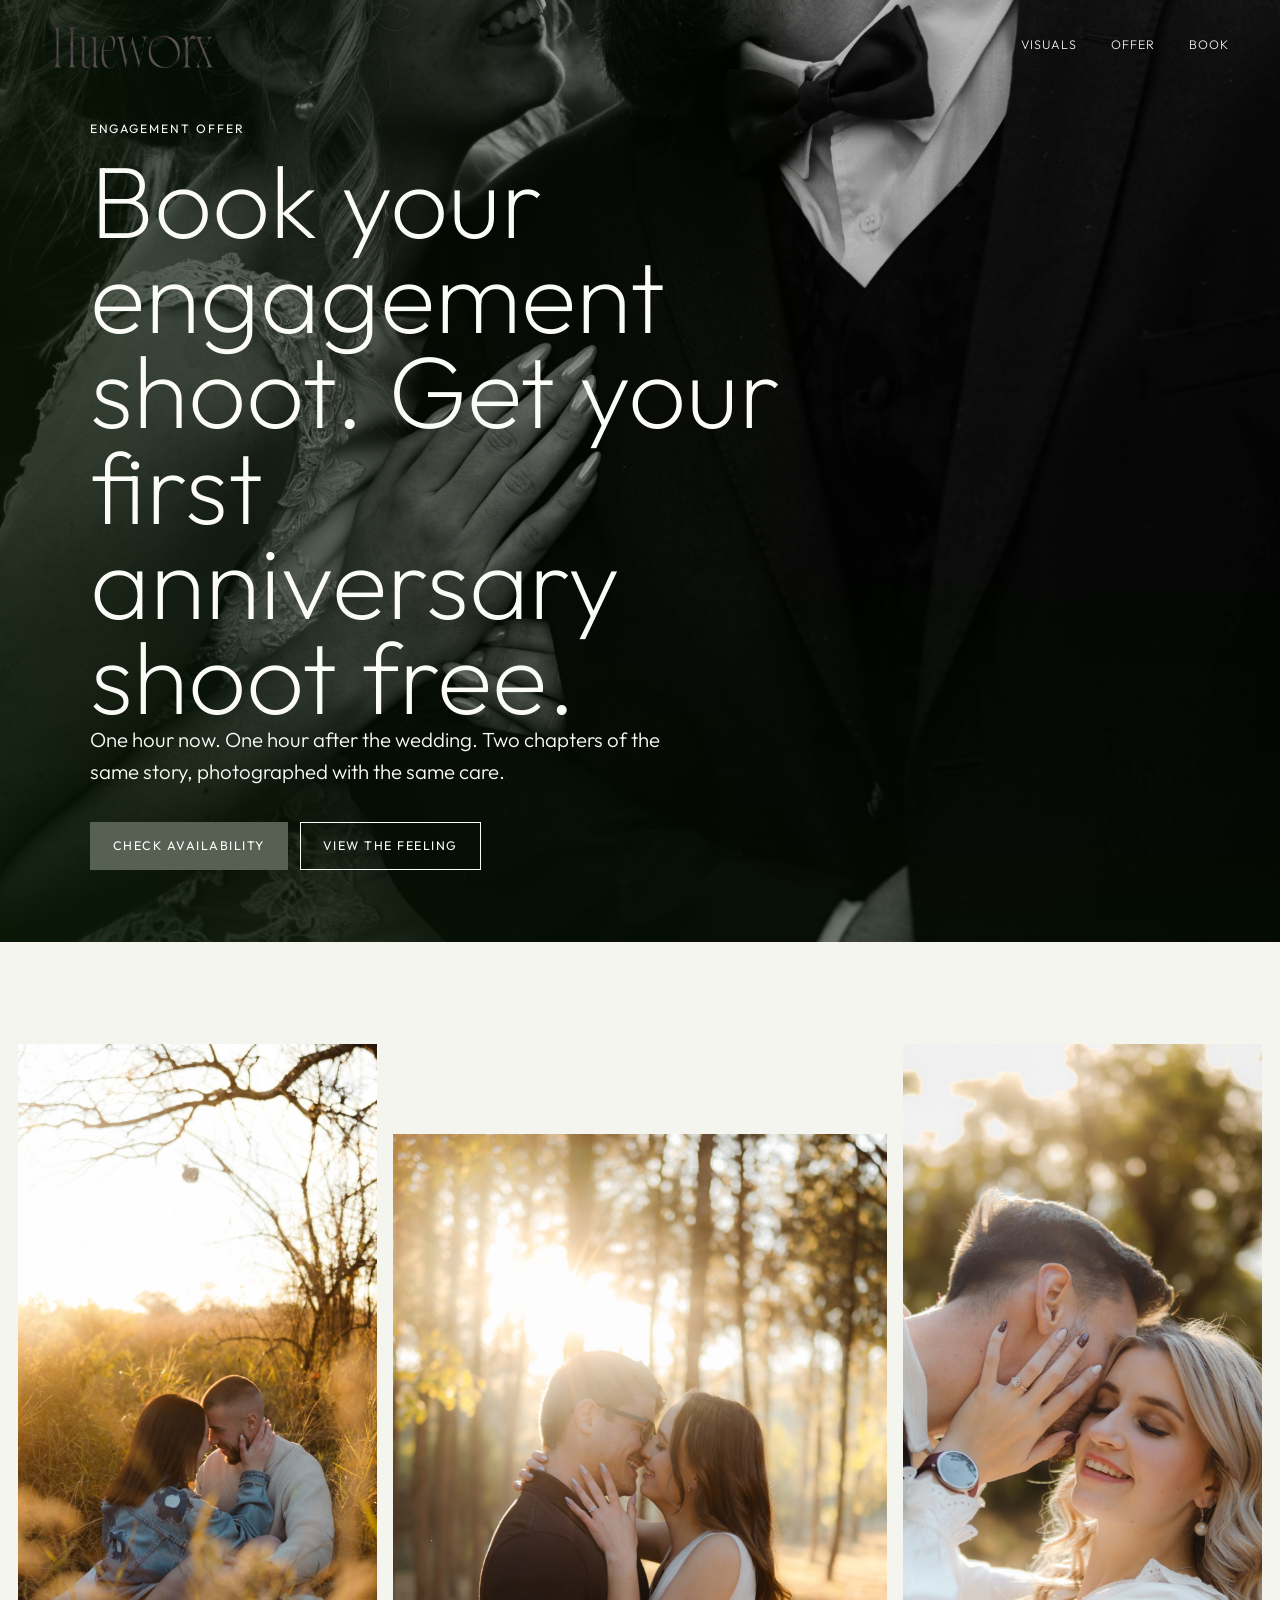
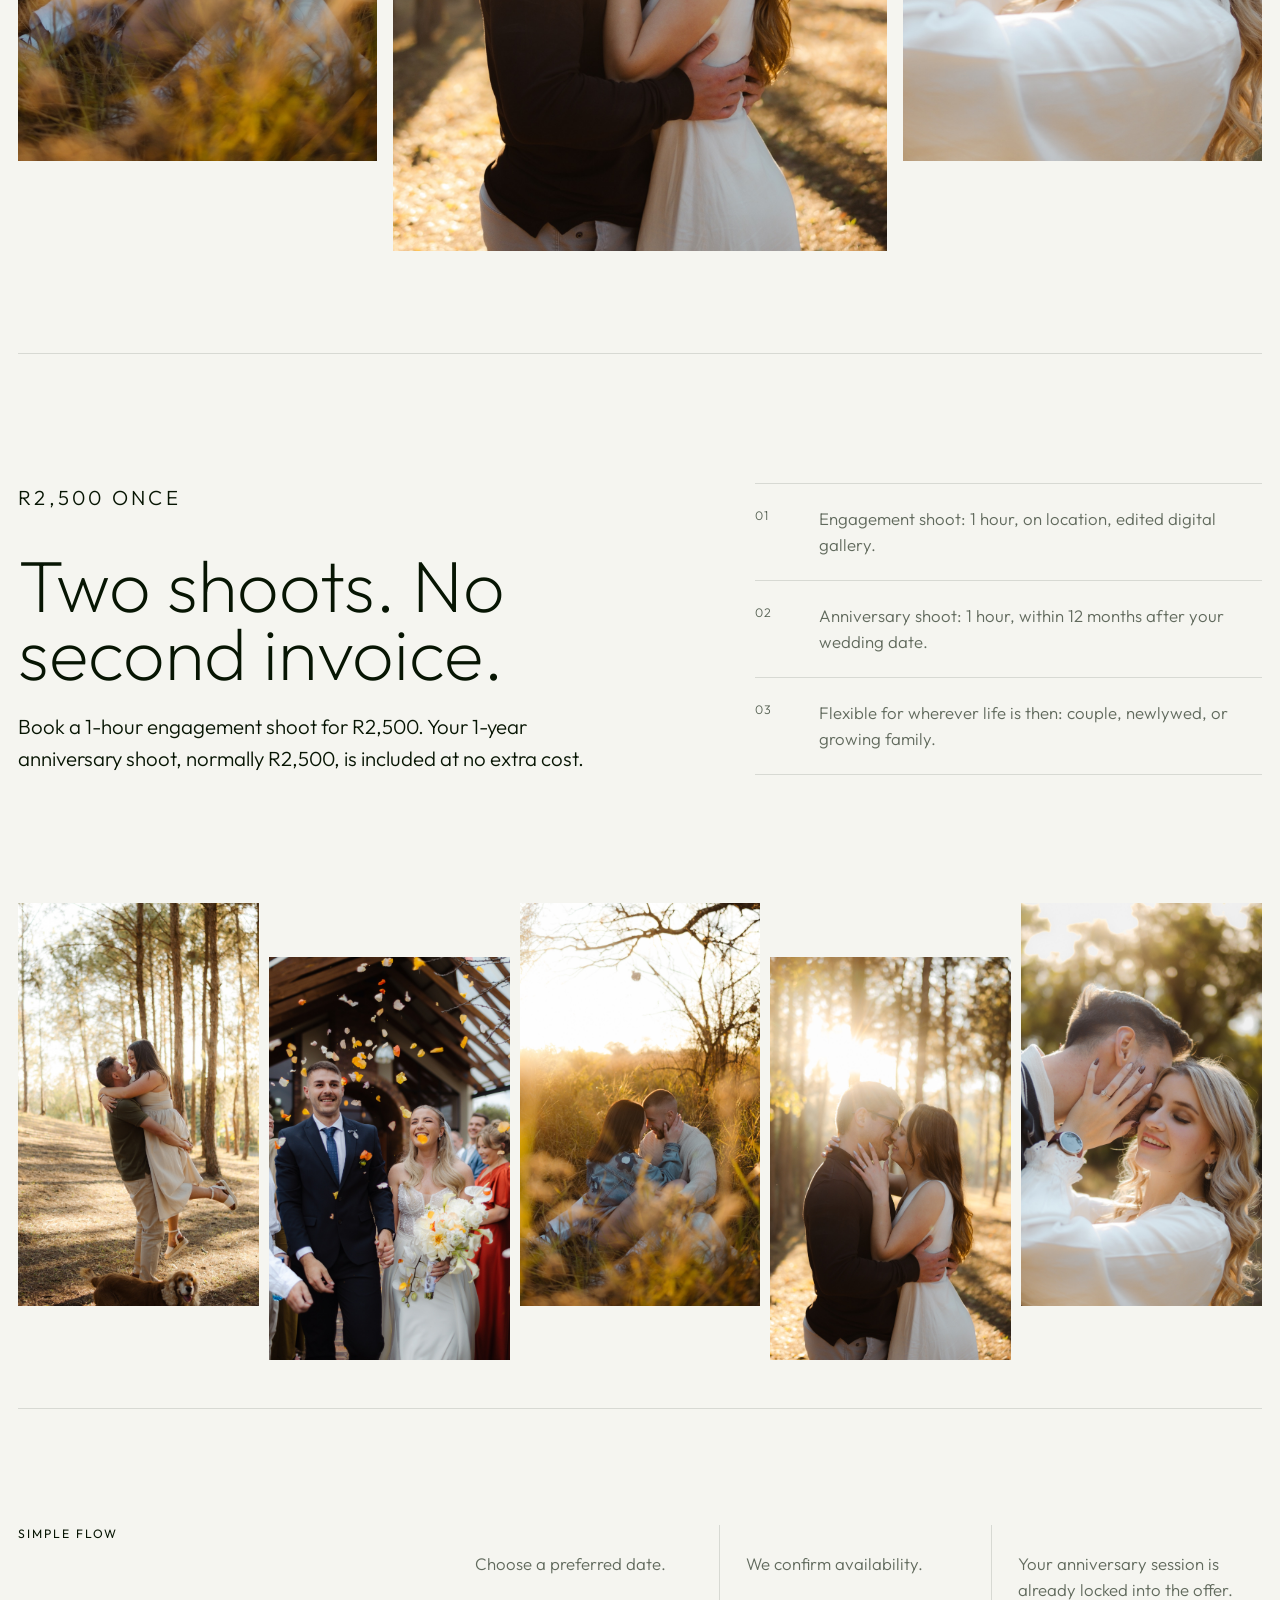
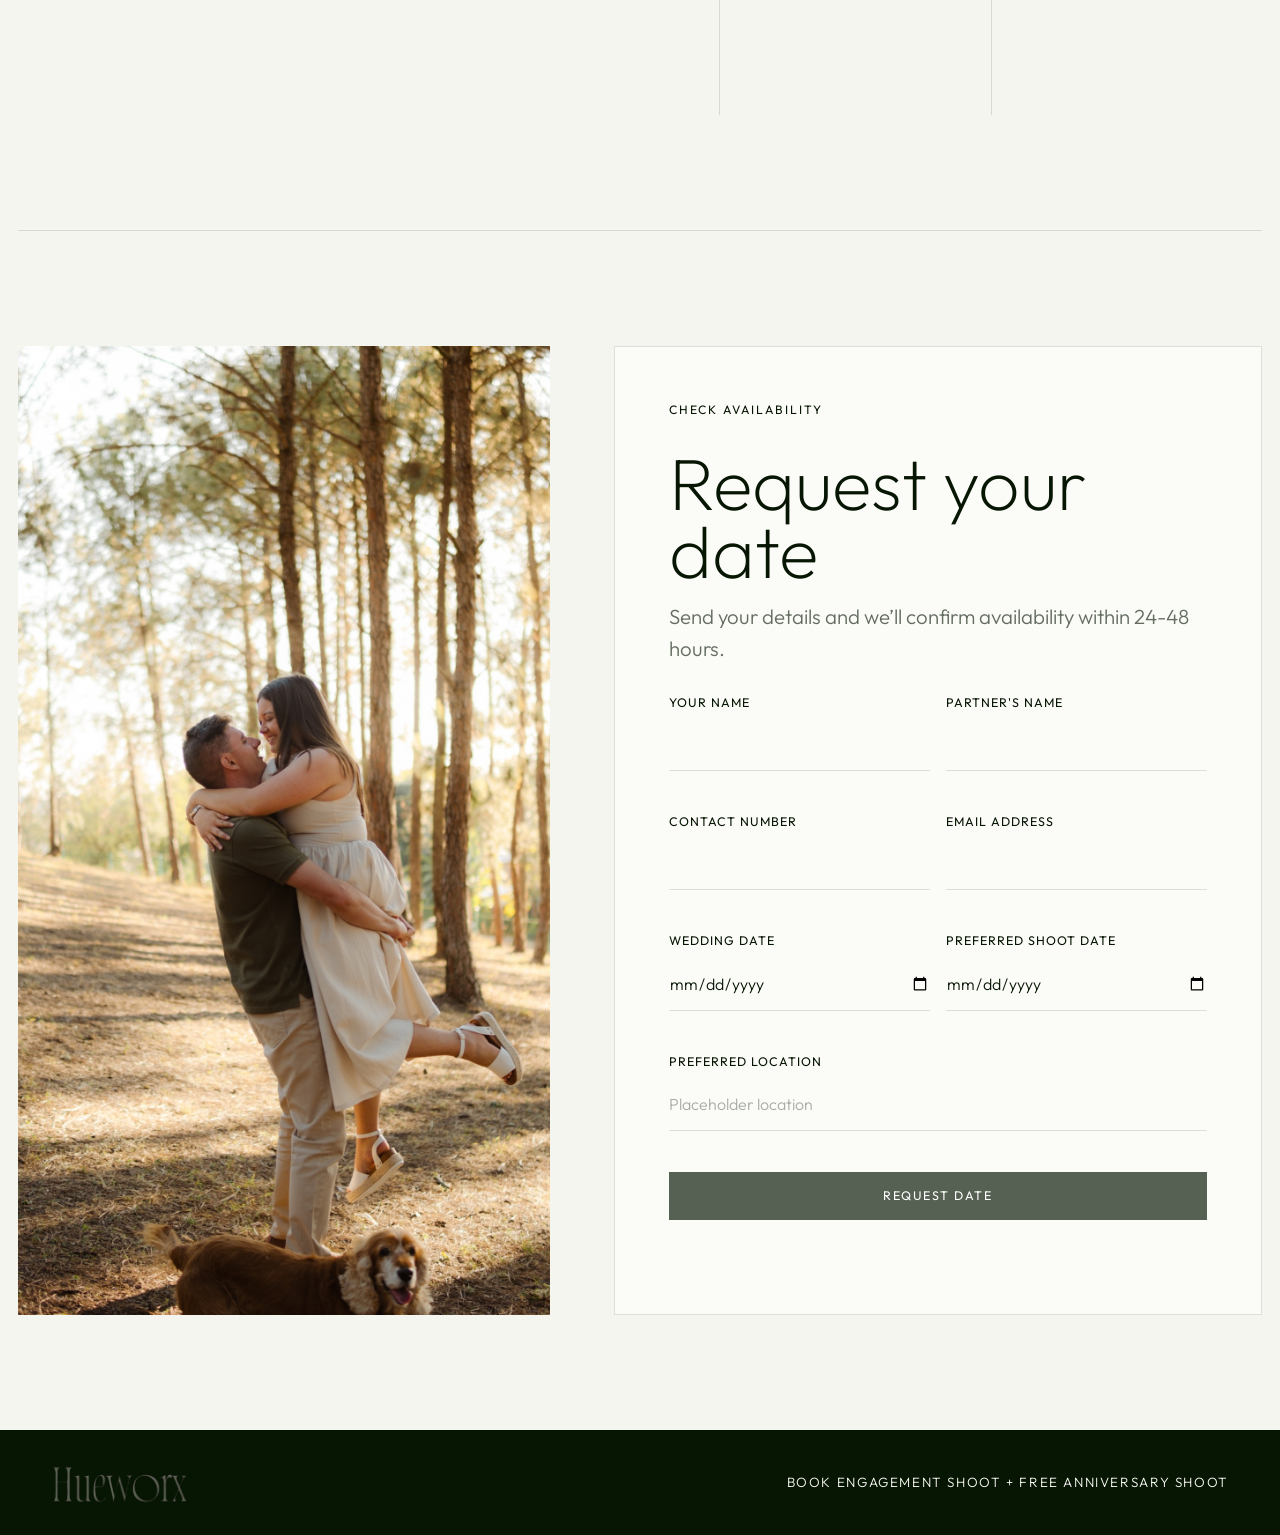
<file: index.html>
<!doctype html>
<html lang="en">
  <head>
    <meta charset="UTF-8" />
    <meta name="viewport" content="width=device-width, initial-scale=1.0" />
    <title>Hueworx Engagement Photography Offer</title>
    <meta
      name="description"
      content="Book your engagement shoot for R2,500 and get your first anniversary shoot free."
    />
    <link rel="preconnect" href="https://fonts.googleapis.com" />
    <link rel="preconnect" href="https://fonts.gstatic.com" crossorigin />
    <link
      href="https://fonts.googleapis.com/css2?family=Outfit:wght@200;300;400;500;600&display=swap"
      rel="stylesheet"
    />
    <link rel="stylesheet" href="styles.css" />
    <!-- Meta Pixel Code -->
    <script>
      !(function (f, b, e, v, n, t, s) {
        if (f.fbq) return;
        n = f.fbq = function () {
          n.callMethod ? n.callMethod.apply(n, arguments) : n.queue.push(arguments);
        };
        if (!f._fbq) f._fbq = n;
        n.push = n;
        n.loaded = !0;
        n.version = "2.0";
        n.queue = [];
        t = b.createElement(e);
        t.async = !0;
        t.src = v;
        s = b.getElementsByTagName(e)[0];
        s.parentNode.insertBefore(t, s);
      })(window, document, "script", "https://connect.facebook.net/en_US/fbevents.js");
      fbq("init", "1264133748399074");
      fbq("track", "PageView");
    </script>
    <!-- End Meta Pixel Code -->
  </head>
  <body>
    <noscript>
      <img
        height="1"
        width="1"
        style="display: none"
        src="https://www.facebook.com/tr?id=1264133748399074&ev=PageView&noscript=1"
        alt=""
      />
    </noscript>
    <header class="site-header">
      <a class="brand" href="#top" aria-label="Go to top">
        <img src="hueworx-logo.png" alt="Hueworx" />
      </a>
      <nav aria-label="Main navigation">
        <a href="#visuals">Visuals</a>
        <a href="#offer">Offer</a>
        <a href="#book">Book</a>
      </nav>
    </header>

    <main id="top">
      <section class="hero">
        <div class="hero-image">
          <img src="assets/img3-O1KCG-gW.webp" alt="Hueworx couple portrait session" />
        </div>
        <div class="hero-panel">
          <p class="eyebrow">Engagement offer</p>
          <h1>Book your engagement shoot. Get your first anniversary shoot free.</h1>
          <p>
            One hour now. One hour after the wedding. Two chapters of the same story,
            photographed with the same care.
          </p>
          <div class="hero-actions">
            <a class="button primary" href="#book">Check availability</a>
            <a class="button ghost" href="#visuals">View the feeling</a>
          </div>
        </div>
      </section>

      <section class="photo-strip" id="visuals" aria-label="Photography previews">
        <figure>
          <img
            src="assets/new-photos/web/tania-tristan-mini-session-62.jpg"
            alt="Couple sitting together in golden grass during an engagement session"
          />
        </figure>
        <figure class="tall">
          <img
            src="assets/new-photos/web/bianca-christopher-engagement-107.jpg"
            alt="Engaged couple laughing together in warm forest light"
          />
        </figure>
        <figure>
          <img
            src="assets/new-photos/web/rc-sneak-peeks-18.jpg"
            alt="Close portrait of an engaged couple in soft sunlight"
          />
        </figure>
      </section>

      <section class="offer" id="offer">
        <div class="offer-copy">
          <p class="eyebrow">R2,500 once</p>
          <h2>Two shoots. No second invoice.</h2>
          <p>
            Book a 1-hour engagement shoot for R2,500. Your 1-year anniversary shoot,
            normally R2,500, is included at no extra cost.
          </p>
        </div>
        <div class="offer-points">
          <article>
            <span>01</span>
            <p>Engagement shoot: 1 hour, on location, edited digital gallery.</p>
          </article>
          <article>
            <span>02</span>
            <p>Anniversary shoot: 1 hour, within 12 months after your wedding date.</p>
          </article>
          <article>
            <span>03</span>
            <p>Flexible for wherever life is then: couple, newlywed, or growing family.</p>
          </article>
        </div>
      </section>

      <section class="gallery-grid">
        <img
          src="assets/new-photos/web/li-sneak-peeks-13.jpg"
          alt="Couple laughing together among tall trees"
        />
        <img
          src="assets/new-photos/web/le-roux-549.jpg"
          alt="Wedding couple walking through falling flower petals"
        />
        <img
          src="assets/new-photos/web/tania-tristan-mini-session-62.jpg"
          alt="Engagement couple seated in golden grass"
        />
        <img
          src="assets/new-photos/web/bianca-christopher-engagement-107.jpg"
          alt="Engaged couple embracing in forest light"
        />
        <img
          src="assets/new-photos/web/rc-sneak-peeks-18.jpg"
          alt="Engagement ring and close couple portrait"
        />
      </section>

      <section class="how-it-works">
        <p class="eyebrow">Simple flow</p>
        <div class="steps">
          <p>Choose a preferred date.</p>
          <p>We confirm availability.</p>
          <p>Your anniversary session is already locked into the offer.</p>
        </div>
      </section>

      <section class="booking" id="book">
        <div class="booking-image">
          <img
            src="assets/new-photos/web/li-sneak-peeks-13.jpg"
            alt="Couple portrait in a sunlit forest"
          />
        </div>

        <form
          class="booking-form"
          id="bookingForm"
          data-formspree-endpoint="https://formspree.io/f/xqegwjld"
          novalidate
        >
          <p class="eyebrow">Check availability</p>
          <h2>Request your date</h2>
          <p class="form-intro">
            Send your details and we’ll confirm availability within 24-48 hours.
          </p>
          <input type="hidden" name="_subject" value="New Hueworx engagement shoot request" />
          <input type="hidden" name="offer" value="Engagement shoot with free anniversary shoot" />

          <div class="form-row">
            <label for="partnerOne">Your name</label>
            <input id="partnerOne" name="partnerOne" type="text" autocomplete="name" required />
            <small></small>
          </div>
          <div class="form-row">
            <label for="partnerTwo">Partner's name</label>
            <input id="partnerTwo" name="partnerTwo" type="text" required />
            <small></small>
          </div>
          <div class="form-row">
            <label for="phone">Contact number</label>
            <input id="phone" name="phone" type="tel" autocomplete="tel" required />
            <small></small>
          </div>
          <div class="form-row">
            <label for="email">Email address</label>
            <input id="email" name="email" type="email" autocomplete="email" required />
            <small></small>
          </div>
          <div class="form-row">
            <label for="weddingDate">Wedding date</label>
            <input id="weddingDate" name="weddingDate" type="date" required />
            <small></small>
          </div>
          <div class="form-row">
            <label for="shootDate">Preferred shoot date</label>
            <input id="shootDate" name="shootDate" type="date" required />
            <small></small>
          </div>
          <div class="form-row full">
            <label for="location">Preferred location</label>
            <input id="location" name="location" type="text" placeholder="Placeholder location" required />
            <small></small>
          </div>
          <button class="button primary submit-button" type="submit">Request date</button>
          <p class="form-status" id="formStatus" role="status" aria-live="polite"></p>
        </form>
      </section>
    </main>

    <footer>
      <img src="hueworx-logo.png" alt="Hueworx" />
      <a href="#book">Book engagement shoot + free anniversary shoot</a>
    </footer>

    <script src="script.js"></script>
  </body>
</html>
</file>
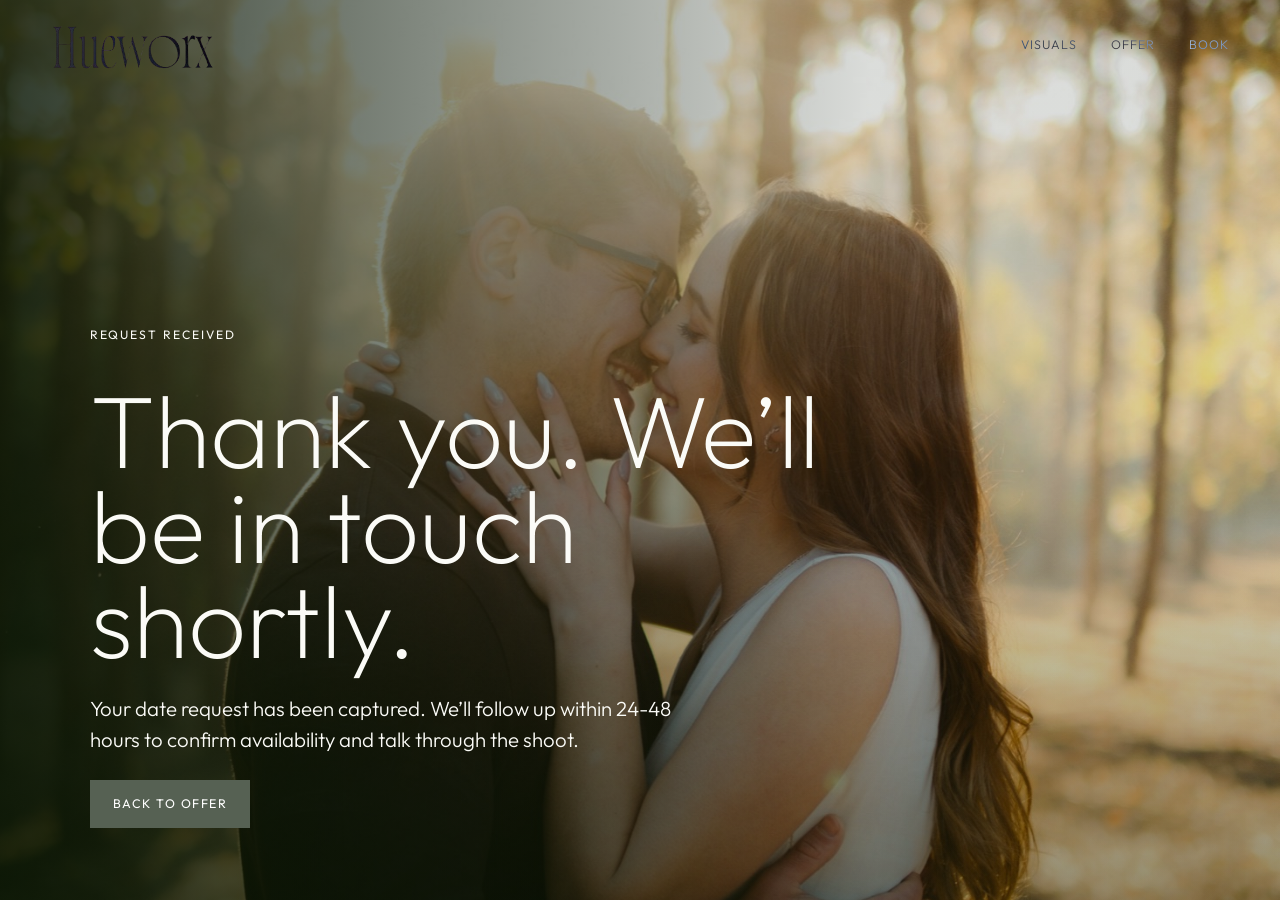
<file: thank-you.html>
<!doctype html>
<html lang="en">
  <head>
    <meta charset="UTF-8" />
    <meta name="viewport" content="width=device-width, initial-scale=1.0" />
    <title>Thank You | Hueworx</title>
    <meta
      name="description"
      content="Thank you for requesting your Hueworx engagement shoot date."
    />
    <link rel="preconnect" href="https://fonts.googleapis.com" />
    <link rel="preconnect" href="https://fonts.gstatic.com" crossorigin />
    <link
      href="https://fonts.googleapis.com/css2?family=Outfit:wght@200;300;400;500;600&display=swap"
      rel="stylesheet"
    />
    <link rel="stylesheet" href="styles.css" />
    <!-- Meta Pixel Code -->
    <script>
      !(function (f, b, e, v, n, t, s) {
        if (f.fbq) return;
        n = f.fbq = function () {
          n.callMethod ? n.callMethod.apply(n, arguments) : n.queue.push(arguments);
        };
        if (!f._fbq) f._fbq = n;
        n.push = n;
        n.loaded = !0;
        n.version = "2.0";
        n.queue = [];
        t = b.createElement(e);
        t.async = !0;
        t.src = v;
        s = b.getElementsByTagName(e)[0];
        s.parentNode.insertBefore(t, s);
      })(window, document, "script", "https://connect.facebook.net/en_US/fbevents.js");
      fbq("init", "1264133748399074");
      fbq("track", "PageView");
    </script>
    <!-- End Meta Pixel Code -->
  </head>
  <body class="thank-you-page">
    <noscript>
      <img
        height="1"
        width="1"
        style="display: none"
        src="https://www.facebook.com/tr?id=1264133748399074&ev=PageView&noscript=1"
        alt=""
      />
    </noscript>
    <header class="site-header">
      <a class="brand" href="index.html" aria-label="Go to home">
        <img src="hueworx-logo.png" alt="Hueworx" />
      </a>
      <nav aria-label="Main navigation">
        <a href="index.html#visuals">Visuals</a>
        <a href="index.html#offer">Offer</a>
        <a href="index.html#book">Book</a>
      </nav>
    </header>

    <main>
      <section class="thank-you-hero">
        <div class="thank-you-image">
          <img
            src="assets/new-photos/web/bianca-christopher-engagement-107.jpg"
            alt="Engaged couple smiling together in warm light"
          />
        </div>
        <div class="thank-you-copy">
          <p class="eyebrow">Request received</p>
          <h1>Thank you. We’ll be in touch shortly.</h1>
          <p>
            Your date request has been captured. We’ll follow up within 24-48 hours
            to confirm availability and talk through the shoot.
          </p>
          <a class="button primary" href="index.html">Back to offer</a>
        </div>
      </section>
    </main>
  </body>
</html>
</file>
<file: styles.css>
:root {
  --ink: #071503;
  --olive: #566153;
  --paper: #f5f5f0;
  --soft: #fbfbf7;
  --line: rgba(7, 21, 3, 0.12);
  --muted: rgba(7, 21, 3, 0.62);
  --white: #ffffff;
}

* {
  box-sizing: border-box;
}

html {
  scroll-behavior: smooth;
}

body {
  margin: 0;
  background: var(--paper);
  color: var(--ink);
  font-family: "Outfit", system-ui, sans-serif;
  font-weight: 300;
  line-height: 1.55;
}

img {
  display: block;
  width: 100%;
  height: 100%;
  object-fit: cover;
}

a {
  color: inherit;
  text-decoration: none;
}

.site-header {
  position: fixed;
  top: 0;
  left: 0;
  z-index: 5;
  display: flex;
  align-items: center;
  justify-content: space-between;
  width: 100%;
  padding: 18px clamp(18px, 4vw, 54px);
  color: var(--soft);
  mix-blend-mode: difference;
}

.brand {
  display: block;
  width: clamp(112px, 13vw, 168px);
}

.brand img {
  height: auto;
  object-fit: contain;
}

nav {
  display: flex;
  gap: clamp(16px, 3vw, 34px);
  font-size: 0.78rem;
  font-weight: 300;
  letter-spacing: 0.08em;
  text-transform: uppercase;
}

.hero {
  position: relative;
  display: grid;
  min-height: 100dvh;
  overflow: hidden;
  background: var(--ink);
}

.hero-image {
  position: absolute;
  inset: 0;
}

.hero-image::after {
  position: absolute;
  inset: 0;
  content: "";
  background:
    linear-gradient(90deg, rgba(7, 21, 3, 0.78), rgba(7, 21, 3, 0.08) 64%),
    linear-gradient(0deg, rgba(7, 21, 3, 0.46), transparent 42%);
}

.hero-panel {
  position: relative;
  display: grid;
  align-content: end;
  width: min(720px, calc(100% - 36px));
  min-height: 100dvh;
  padding: 120px 0 72px;
  margin-left: clamp(18px, 7vw, 94px);
  color: var(--soft);
}

.eyebrow {
  margin: 0 0 14px;
  font-size: 0.76rem;
  font-weight: 400;
  letter-spacing: 0.16em;
  text-transform: uppercase;
}

h1,
h2 {
  margin: 0;
  max-width: 13ch;
  font-size: clamp(3.2rem, 8vw, 7.8rem);
  font-weight: 200;
  letter-spacing: 0;
  line-height: 0.93;
}

h2 {
  font-size: clamp(2.6rem, 5.7vw, 5.8rem);
}

p {
  margin: 0;
}

.hero-panel p:not(.eyebrow),
.offer-copy p,
.form-intro {
  max-width: 38rem;
  color: currentColor;
  font-size: clamp(1.04rem, 1.6vw, 1.32rem);
  font-weight: 300;
}

.hero-actions {
  display: flex;
  flex-wrap: wrap;
  gap: 12px;
  margin-top: 34px;
}

.button {
  display: inline-flex;
  align-items: center;
  justify-content: center;
  min-height: 48px;
  padding: 13px 22px;
  border: 1px solid currentColor;
  border-radius: 0;
  font: inherit;
  font-size: 0.78rem;
  font-weight: 400;
  letter-spacing: 0.12em;
  text-transform: uppercase;
  transition:
    transform 180ms ease,
    background 180ms ease,
    color 180ms ease;
}

.button:hover {
  transform: translateY(-2px);
}

.button:active {
  transform: translateY(0) scale(0.98);
}

.primary {
  background: var(--olive);
  border-color: var(--olive);
  color: var(--white);
}

.ghost {
  color: currentColor;
}

.photo-strip,
.offer,
.gallery-grid,
.how-it-works,
.booking {
  width: min(1320px, calc(100% - 36px));
  margin: 0 auto;
}

.photo-strip {
  display: grid;
  grid-template-columns: 0.8fr 1.1fr 0.8fr;
  gap: 16px;
  padding: clamp(54px, 8vw, 112px) 0;
}

.photo-strip figure {
  height: clamp(420px, 56vw, 760px);
  margin: 0;
  overflow: hidden;
}

.photo-strip .tall {
  margin-top: clamp(44px, 7vw, 96px);
}

.photo-placeholder {
  display: grid;
  width: 100%;
  height: 100%;
  min-height: inherit;
  place-items: center;
  color: rgba(7, 21, 3, 0.46);
  font-size: 0.78rem;
  font-weight: 300;
  letter-spacing: 0.12em;
  text-transform: uppercase;
  background:
    linear-gradient(135deg, transparent calc(50% - 0.5px), var(--line) 50%, transparent calc(50% + 0.5px)),
    linear-gradient(45deg, transparent calc(50% - 0.5px), var(--line) 50%, transparent calc(50% + 0.5px)),
    rgba(255, 255, 255, 0.34);
  border: 1px solid var(--line);
}

.offer {
  display: grid;
  grid-template-columns: minmax(0, 0.9fr) minmax(320px, 0.72fr);
  gap: clamp(34px, 8vw, 112px);
  align-items: end;
  padding: clamp(64px, 10vw, 132px) 0;
  border-top: 1px solid var(--line);
}

.offer-copy {
  display: grid;
  gap: 24px;
}

.offer-points {
  border-top: 1px solid var(--line);
}

.offer-points article {
  display: grid;
  grid-template-columns: 46px 1fr;
  gap: 18px;
  padding: 22px 0;
  border-bottom: 1px solid var(--line);
}

.offer-points span {
  color: var(--olive);
  font-size: 0.78rem;
  letter-spacing: 0.1em;
}

.offer-points p,
.steps p {
  color: var(--muted);
  font-size: 1.05rem;
}

.gallery-grid {
  display: grid;
  grid-template-columns: repeat(5, 1fr);
  gap: 10px;
  padding-bottom: clamp(54px, 8vw, 112px);
}

.gallery-grid img,
.gallery-grid .photo-placeholder {
  aspect-ratio: 3 / 4.35;
}

.gallery-grid img:nth-child(even),
.gallery-grid .photo-placeholder:nth-child(even) {
  margin-top: 54px;
}

.how-it-works {
  display: grid;
  grid-template-columns: 0.42fr 1fr;
  gap: clamp(28px, 7vw, 90px);
  padding: clamp(56px, 9vw, 120px) 0;
  border-top: 1px solid var(--line);
}

.steps {
  display: grid;
  grid-template-columns: repeat(3, 1fr);
  gap: 1px;
  background: var(--line);
}

.steps p {
  min-height: 190px;
  padding: 26px;
  background: var(--paper);
}

.booking {
  display: grid;
  grid-template-columns: minmax(280px, 0.82fr) minmax(320px, 1fr);
  gap: clamp(20px, 5vw, 74px);
  align-items: stretch;
  padding: clamp(54px, 9vw, 116px) 0;
  border-top: 1px solid var(--line);
}

.booking-image {
  min-height: 720px;
  overflow: hidden;
}

.booking-form {
  display: grid;
  grid-template-columns: 1fr 1fr;
  align-content: center;
  gap: 16px;
  padding: clamp(28px, 5vw, 54px);
  background: var(--soft);
  border: 1px solid var(--line);
}

.booking-form h2,
.booking-form .eyebrow,
.booking-form .form-intro {
  grid-column: 1 / -1;
}

.booking-form h2 {
  max-width: none;
}

.form-intro {
  margin-bottom: 12px;
  color: var(--muted);
}

.form-row {
  display: grid;
  gap: 7px;
}

.form-row.full,
.submit-button,
.form-status {
  grid-column: 1 / -1;
}

label {
  font-size: 0.78rem;
  font-weight: 400;
  letter-spacing: 0.08em;
  text-transform: uppercase;
}

input,
textarea {
  width: 100%;
  min-height: 50px;
  padding: 13px 0;
  color: var(--ink);
  font: inherit;
  font-weight: 300;
  background: transparent;
  border: 0;
  border-bottom: 1px solid var(--line);
  border-radius: 0;
  outline: none;
  transition: border-color 180ms ease;
}

input:focus,
textarea:focus {
  border-color: var(--olive);
}

input::placeholder,
textarea::placeholder {
  color: rgba(7, 21, 3, 0.34);
}

.form-row.error input,
.form-row.error textarea {
  border-color: #9f3f34;
}

small {
  min-height: 18px;
  color: #9f3f34;
  font-size: 0.78rem;
}

.form-status {
  min-height: 24px;
  color: var(--olive);
}

footer {
  display: flex;
  align-items: center;
  justify-content: space-between;
  gap: 24px;
  padding: 30px clamp(18px, 4vw, 54px);
  color: var(--soft);
  background: var(--ink);
}

footer img {
  width: 140px;
  height: auto;
  object-fit: contain;
}

footer a {
  font-size: 0.84rem;
  font-weight: 300;
  letter-spacing: 0.12em;
  text-transform: uppercase;
}

.thank-you-page {
  min-height: 100dvh;
  background: var(--ink);
}

.thank-you-hero {
  position: relative;
  display: grid;
  min-height: 100dvh;
  overflow: hidden;
  color: var(--soft);
}

.thank-you-image {
  position: absolute;
  inset: 0;
}

.thank-you-image::after {
  position: absolute;
  inset: 0;
  content: "";
  background:
    linear-gradient(90deg, rgba(7, 21, 3, 0.84), rgba(7, 21, 3, 0.14) 68%),
    linear-gradient(0deg, rgba(7, 21, 3, 0.34), transparent 45%);
}

.thank-you-copy {
  position: relative;
  display: grid;
  align-content: end;
  gap: 24px;
  width: min(760px, calc(100% - 36px));
  min-height: 100dvh;
  padding: 120px 0 72px;
  margin-left: clamp(18px, 7vw, 94px);
}

.thank-you-copy h1 {
  max-width: 11ch;
}

.thank-you-copy p:not(.eyebrow) {
  max-width: 38rem;
  font-size: clamp(1.04rem, 1.6vw, 1.32rem);
  font-weight: 300;
}

.thank-you-copy .button {
  width: fit-content;
}

@media (max-width: 920px) {
  .site-header {
    position: absolute;
  }

  nav {
    display: none;
  }

  .hero-panel {
    margin: 0 auto;
  }

  .thank-you-copy {
    margin: 0 auto;
  }

  .photo-strip,
  .offer,
  .how-it-works,
  .booking {
    grid-template-columns: 1fr;
  }

  .photo-strip {
    gap: 10px;
  }

  .photo-strip figure,
  .photo-strip .tall {
    height: min(118vw, 680px);
    margin-top: 0;
  }

  .gallery-grid {
    grid-template-columns: repeat(2, 1fr);
  }

  .booking-image {
    min-height: 520px;
  }
}

@media (max-width: 640px) {
  .hero-panel {
    width: min(100% - 28px, 720px);
    padding-bottom: 42px;
  }

  h1 {
    font-size: clamp(3rem, 15vw, 4.5rem);
  }

  .hero-actions,
  footer {
    align-items: stretch;
    flex-direction: column;
  }

  .button {
    width: 100%;
  }

  .thank-you-copy .button {
    width: 100%;
  }

  .photo-strip,
  .gallery-grid {
    grid-template-columns: 1fr;
  }

  .gallery-grid img,
  .gallery-grid img:nth-child(even),
  .gallery-grid .photo-placeholder,
  .gallery-grid .photo-placeholder:nth-child(even) {
    margin-top: 0;
  }

  .steps,
  .booking-form {
    grid-template-columns: 1fr;
  }
}
</file>
